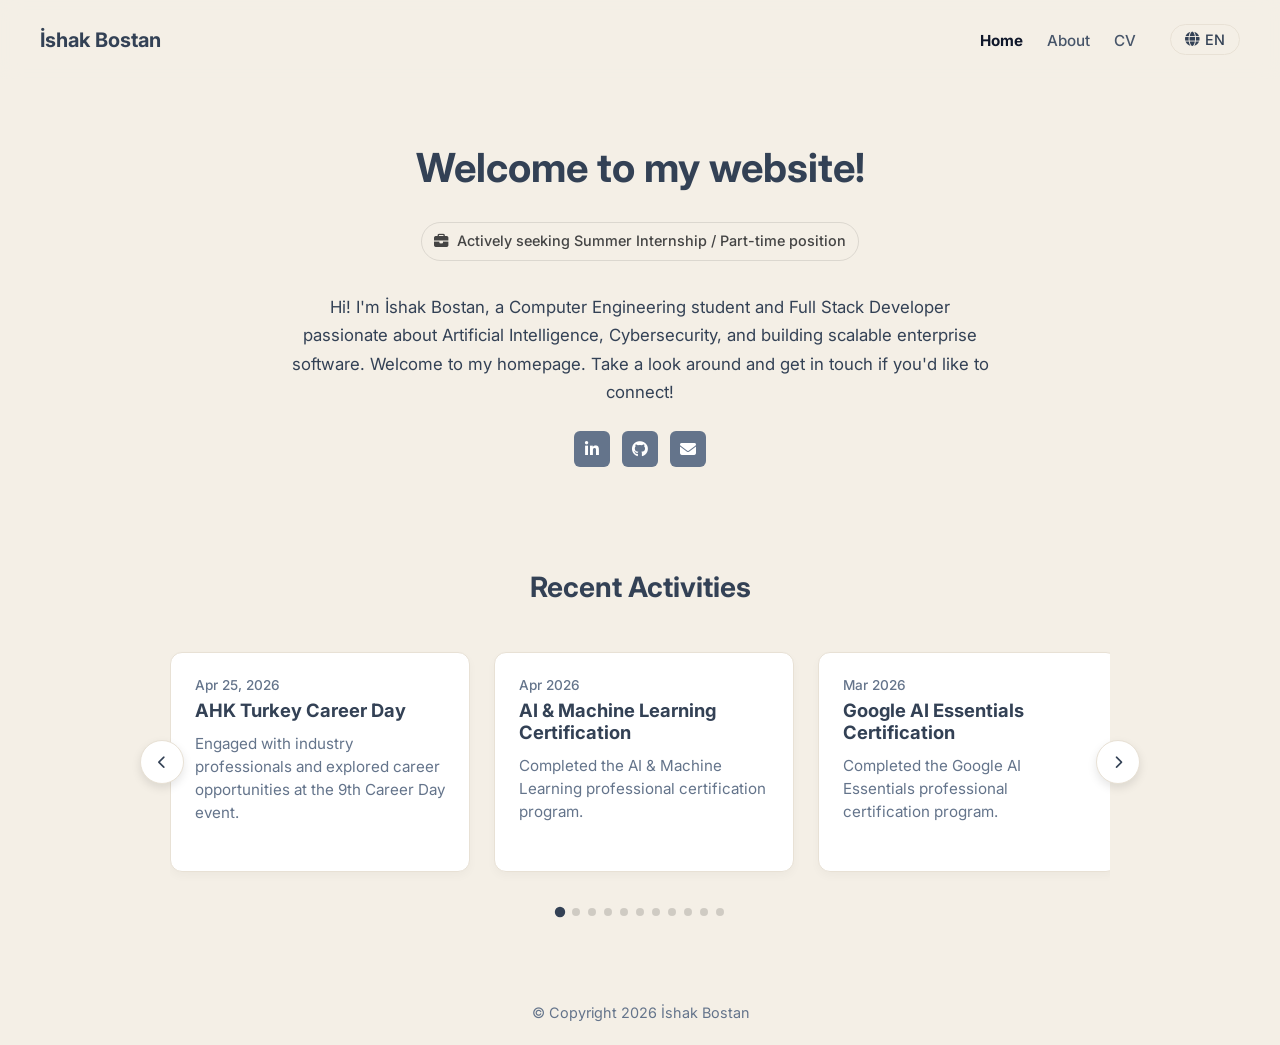
<file: index.html>
<!DOCTYPE html>
<html lang="en">
<head>
    <meta charset="UTF-8">
    <meta name="viewport" content="width=device-width, initial-scale=1.0">
    <!-- Primary Meta Tags -->
    <title>İshak Bostan - Full Stack Developer</title>
    <meta name="title" content="İshak Bostan - Full Stack Developer">
    <meta name="description" content="Personal portfolio of İshak Bostan, a Computer Engineering student specializing in Artificial Intelligence, Cybersecurity, and Enterprise SaaS development.">
    
    <!-- Open Graph / LinkedIn / Facebook -->
    <meta property="og:type" content="website">
    <meta property="og:url" content="https://github.com/bostnishak">
    <meta property="og:title" content="İshak Bostan - Full Stack Developer">
    <meta property="og:description" content="Personal portfolio of İshak Bostan, specializing in Artificial Intelligence, Cybersecurity, and Enterprise SaaS development.">
    <meta property="og:image" content="https://avatars.githubusercontent.com/bostnishak">

    <!-- Twitter -->
    <meta property="twitter:card" content="summary_large_image">
    <meta property="twitter:title" content="İshak Bostan - Full Stack Developer">
    <meta property="twitter:description" content="Personal portfolio of İshak Bostan, specializing in Artificial Intelligence, Cybersecurity, and Enterprise SaaS development.">
    <meta property="twitter:image" content="https://avatars.githubusercontent.com/bostnishak">

    <!-- Font Awesome for Icons -->
    <link rel="stylesheet" href="https://cdnjs.cloudflare.com/ajax/libs/font-awesome/6.4.0/css/all.min.css">
    <!-- Google Fonts: Inter -->
    <link href="https://fonts.googleapis.com/css2?family=Inter:wght@400;500;600;700&display=swap" rel="stylesheet">
    <link rel="stylesheet" href="css/style.css">
</head>
<body>
    <!-- Loading Overlay -->
    <div class="page-loader" id="pageLoader">
        <div class="spinner"></div>
    </div>
    <div class="page-container">
        <header>
            <div class="header-inner">
                <div class="logo">
                    <a href="#" data-target="home">İshak Bostan</a>
                </div>
                <nav>
                    <ul>
                        <li><a href="#" data-target="home">Home</a></li>
                        <li><a href="#" data-target="about">About</a></li>
                        <li><a href="#" data-target="cv">CV</a></li>
                        <li class="lang-dropdown">
                            <a href="#" class="lang-btn"><i class="fa-solid fa-globe"></i> EN</a>
                            <ul class="dropdown-menu">
                                <li><a href="index.html">English</a></li>
                                <li><a href="index-tr.html">Türkçe</a></li>
                                <li><a href="index-de.html">Deutsch</a></li>
                            </ul>
                        </li>
                    </ul>
                </nav>
            </div>
        </header>

        <!-- The main content that will be overridden dynamically -->
        <main id="main-content">

            <div class="home-layout">
                <div class="home-container">
                    <div class="home-content" style="text-align: center; max-width: 700px; margin: 0 auto;">
                        <h1>Welcome to my website!</h1>
                        <p style="display: inline-block; padding: 6px 12px; border: 1px solid rgba(0,0,0,0.1); border-radius: 20px; font-size: 0.9rem; font-weight: 500; margin-bottom: 15px; color: #444;"><i class="fa-solid fa-briefcase" style="margin-right: 5px;"></i> Actively seeking Summer Internship / Part-time position</p>
                        <p>Hi! I'm İshak Bostan, a Computer Engineering student and Full Stack Developer passionate about Artificial Intelligence, Cybersecurity, and building scalable enterprise software. Welcome to my homepage. Take a look around and get in touch if you'd like to connect!</p>
                        <div class="social-links" style="justify-content: center;">
                            <a href="https://linkedin.com/in/ishakbostan" target="_blank" aria-label="LinkedIn"><i class="fa-brands fa-linkedin-in"></i></a>
                            <a href="https://github.com/bostnishak" target="_blank" aria-label="GitHub"><i class="fa-brands fa-github"></i></a>
                            <a href="mailto:ishakbostan@gmail.com" aria-label="Email"><i class="fa-solid fa-envelope"></i></a>
                        </div>
                    </div>
                </div>
                
                <div class="recent-activities">
                    <h2>Recent Activities</h2>
                    <div class="carousel-wrapper">
                        <button class="carousel-btn prev-btn"><i class="fa-solid fa-chevron-left"></i></button>
                        <div class="carousel-track">
                            <div class="carousel-card">
                                <span style="display: block; font-size: 0.85rem; color: var(--text-secondary); margin-bottom: 0.4rem; font-weight: 500;">Apr 25, 2026</span>
                                <h3>AHK Turkey Career Day</h3>
                                <p>Engaged with industry professionals and explored career opportunities at the 9th Career Day event.</p>
                            </div>
                            <div class="carousel-card">
                                <span style="display: block; font-size: 0.85rem; color: var(--text-secondary); margin-bottom: 0.4rem; font-weight: 500;">Apr 2026</span>
                                <h3>AI & Machine Learning Certification</h3>
                                <p>Completed the AI & Machine Learning professional certification program.</p>
                            </div>
                            <div class="carousel-card">
                                <span style="display: block; font-size: 0.85rem; color: var(--text-secondary); margin-bottom: 0.4rem; font-weight: 500;">Mar 2026</span>
                                <h3>Google AI Essentials Certification</h3>
                                <p>Completed the Google AI Essentials professional certification program.</p>
                            </div>
                            <div class="carousel-card">
                                <span style="display: block; font-size: 0.85rem; color: var(--text-secondary); margin-bottom: 0.4rem; font-weight: 500;">Mar 2026</span>
                                <h3>OMDb Movie Application</h3>
                                <p>Built a responsive Single Page Application (SPA) utilizing vanilla JavaScript and the OMDb REST API.</p>
                            </div>
                            <div class="carousel-card">
                                <span style="display: block; font-size: 0.85rem; color: var(--text-secondary); margin-bottom: 0.4rem; font-weight: 500;">Feb 2026 - Present</span>
                                <h3>ExpenseGuard</h3>
                                <p>Developed an AI-driven enterprise expense management and fraud detection (OCR) SaaS platform for B2B companies.</p>
                            </div>
                            <div class="carousel-card">
                                <span style="display: block; font-size: 0.85rem; color: var(--text-secondary); margin-bottom: 0.4rem; font-weight: 500;">Jan 2026 - Present</span>
                                <h3>Edulera</h3>
                                <p>Developed a web-based e-learning system featuring automated certification logic based on quiz performance.</p>
                            </div>
                            <div class="carousel-card">
                                <span style="display: block; font-size: 0.85rem; color: var(--text-secondary); margin-bottom: 0.4rem; font-weight: 500;">Jan 2026 - Present</span>
                                <h3>Chat Application for PC</h3>
                                <p>Developed a real-time TCP messaging application with a graphical user interface (GUI) using Python, Sockets, and Multi-threading.</p>
                            </div>
                            <div class="carousel-card">
                                <span style="display: block; font-size: 0.85rem; color: var(--text-secondary); margin-bottom: 0.4rem; font-weight: 500;">Jan 2026</span>
                                <h3>Google Cybersecurity Certification</h3>
                                <p>Completed the Google Cybersecurity Professional Certification program.</p>
                            </div>
                            <div class="carousel-card">
                                <span style="display: block; font-size: 0.85rem; color: var(--text-secondary); margin-bottom: 0.4rem; font-weight: 500;">Jan 2025 - May 2025</span>
                                <h3>Walletly</h3>
                                <p>Worked on a personal finance and smart expense tracking application with a user-friendly interface.</p>
                            </div>
                            <div class="carousel-card">
                                <span style="display: block; font-size: 0.85rem; color: var(--text-secondary); margin-bottom: 0.4rem; font-weight: 500;">Sep 2024 - Dec 2024</span>
                                <h3>GIMBO</h3>
                                <p>Developed a desktop application that streamlines course and task management for students.</p>
                            </div>
                            <div class="carousel-card">
                                <span style="display: block; font-size: 0.85rem; color: var(--text-secondary); margin-bottom: 0.4rem; font-weight: 500;">Jan 2024 - Jun 2024</span>
                                <h3>Pill Reminder</h3>
                                <p>A mobile health application that simplifies medication tracking and improves the user experience.</p>
                            </div>
                        </div>
                        <button class="carousel-btn next-btn"><i class="fa-solid fa-chevron-right"></i></button>
                    </div>
                    <div class="carousel-indicators" id="carouselIndicators"></div>
                </div>
            </div>
        
        </main>

        <footer>
            <div class="footer-inner">
                <div class="footer-copy">
                    &copy; Copyright 2026 İshak Bostan
                </div>
            </div>
        </footer>
    </div>

    <script src="js/translations.js"></script>
    <script src="js/app.js"></script>
</body>
</html>
</file>
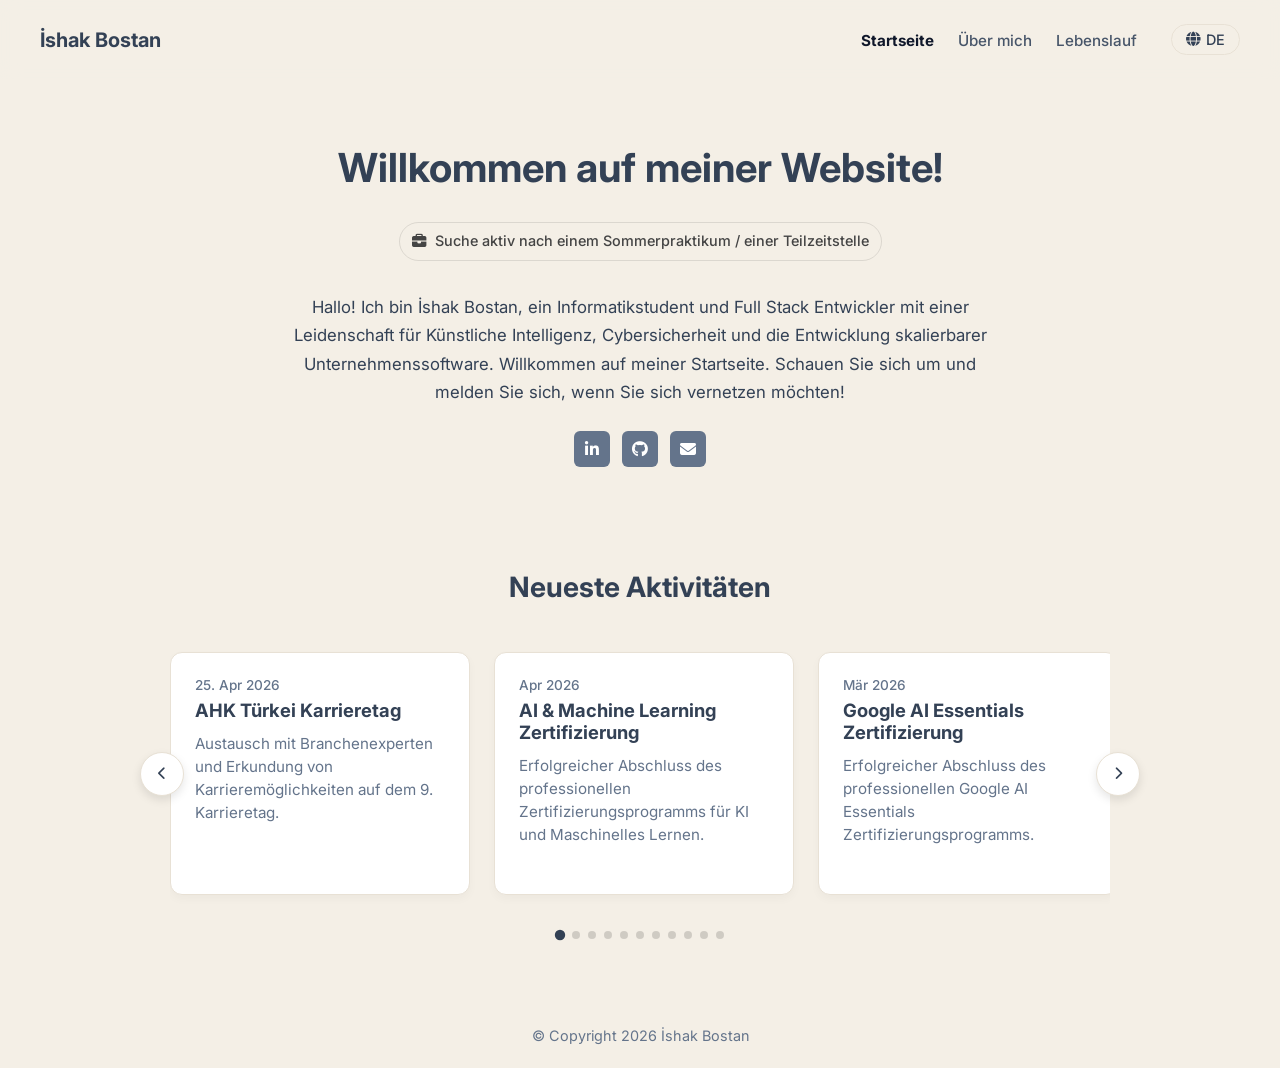
<file: index-de.html>
<!DOCTYPE html>
<html lang="de">
<head>
    <meta charset="UTF-8">
    <meta name="viewport" content="width=device-width, initial-scale=1.0">
    <!-- Primary Meta Tags -->
    <title>İshak Bostan - Full Stack Entwickler</title>
    <meta name="title" content="İshak Bostan - Full Stack Entwickler">
    <meta name="description" content="Persönliches Portfolio von İshak Bostan, einem Informatikstudenten, der sich auf Künstliche Intelligenz, Cybersicherheit und die Entwicklung von Enterprise SaaS spezialisiert hat.">
    
    <!-- Open Graph / LinkedIn / Facebook -->
    <meta property="og:type" content="website">
    <meta property="og:url" content="https://github.com/bostnishak">
    <meta property="og:title" content="İshak Bostan - Full Stack Entwickler">
    <meta property="og:description" content="Persönliches Portfolio von İshak Bostan, spezialisiert auf Künstliche Intelligenz, Cybersicherheit und Enterprise SaaS-Entwicklung.">
    <meta property="og:image" content="https://avatars.githubusercontent.com/bostnishak">

    <!-- Twitter -->
    <meta property="twitter:card" content="summary_large_image">
    <meta property="twitter:title" content="İshak Bostan - Full Stack Entwickler">
    <meta property="twitter:description" content="Persönliches Portfolio von İshak Bostan, spezialisiert auf Künstliche Intelligenz, Cybersicherheit und Enterprise SaaS-Entwicklung.">
    <meta property="twitter:image" content="https://avatars.githubusercontent.com/bostnishak">

    <!-- Font Awesome for Icons -->
    <link rel="stylesheet" href="https://cdnjs.cloudflare.com/ajax/libs/font-awesome/6.4.0/css/all.min.css">
    <!-- Google Fonts: Inter -->
    <link href="https://fonts.googleapis.com/css2?family=Inter:wght@400;500;600;700&display=swap" rel="stylesheet">
    <link rel="stylesheet" href="css/style.css">
</head>
<body>
    <!-- Loading Overlay -->
    <div class="page-loader" id="pageLoader">
        <div class="spinner"></div>
    </div>
    <div class="page-container">
        <header>
            <div class="header-inner">
                <div class="logo">
                    <a href="#" data-target="home">İshak Bostan</a>
                </div>
                <nav>
                    <ul>
                        <li><a href="#" data-target="home">Startseite</a></li>
                        <li><a href="#" data-target="about">Über mich</a></li>
                        <li><a href="#" data-target="cv">Lebenslauf</a></li>
                        <li class="lang-dropdown">
                            <a href="#" class="lang-btn"><i class="fa-solid fa-globe"></i> DE</a>
                            <ul class="dropdown-menu">
                                <li><a href="index.html">English</a></li>
                                <li><a href="index-tr.html">Türkçe</a></li>
                                <li><a href="index-de.html">Deutsch</a></li>
                            </ul>
                        </li>
                    </ul>
                </nav>
            </div>
        </header>

        <!-- The main content that will be overridden dynamically -->
        <main id="main-content">

            <div class="home-layout">
                <div class="home-container">
                    <div class="home-content" style="text-align: center; max-width: 700px; margin: 0 auto;">
                        <h1>Willkommen auf meiner Website!</h1>
                        <p style="display: inline-block; padding: 6px 12px; border: 1px solid rgba(0,0,0,0.1); border-radius: 20px; font-size: 0.9rem; font-weight: 500; margin-bottom: 15px; color: #444;"><i class="fa-solid fa-briefcase" style="margin-right: 5px;"></i> Suche aktiv nach einem Sommerpraktikum / einer Teilzeitstelle</p>
                        <p>Hallo! Ich bin İshak Bostan, ein Informatikstudent und Full Stack Entwickler mit einer Leidenschaft für Künstliche Intelligenz, Cybersicherheit und die Entwicklung skalierbarer Unternehmenssoftware. Willkommen auf meiner Startseite. Schauen Sie sich um und melden Sie sich, wenn Sie sich vernetzen möchten!</p>
                        <div class="social-links" style="justify-content: center;">
                            <a href="https://linkedin.com/in/ishakbostan" target="_blank" aria-label="LinkedIn"><i class="fa-brands fa-linkedin-in"></i></a>
                            <a href="https://github.com/bostnishak" target="_blank" aria-label="GitHub"><i class="fa-brands fa-github"></i></a>
                            <a href="mailto:ishakbostan@gmail.com" aria-label="E-Mail"><i class="fa-solid fa-envelope"></i></a>
                        </div>
                    </div>
                </div>
                
                <div class="recent-activities">
                    <h2>Neueste Aktivitäten</h2>
                    <div class="carousel-wrapper">
                        <button class="carousel-btn prev-btn"><i class="fa-solid fa-chevron-left"></i></button>
                        <div class="carousel-track">
                            <div class="carousel-card">
                                <span style="display: block; font-size: 0.85rem; color: var(--text-secondary); margin-bottom: 0.4rem; font-weight: 500;">25. Apr 2026</span>
                                <h3>AHK Türkiye Karrieretag</h3>
                                <p>Austausch mit Branchenexperten und Erkundung von Karrieremöglichkeiten auf dem 9. Karrieretag.</p>
                            </div>
                            <div class="carousel-card">
                                <span style="display: block; font-size: 0.85rem; color: var(--text-secondary); margin-bottom: 0.4rem; font-weight: 500;">Apr 2026</span>
                                <h3>AI & Machine Learning Zertifizierung</h3>
                                <p>Erfolgreicher Abschluss des professionellen Zertifizierungsprogramms für KI und Maschinelles Lernen.</p>
                            </div>
                            <div class="carousel-card">
                                <span style="display: block; font-size: 0.85rem; color: var(--text-secondary); margin-bottom: 0.4rem; font-weight: 500;">Mär 2026</span>
                                <h3>Google AI Essentials Zertifizierung</h3>
                                <p>Erfolgreicher Abschluss des professionellen Google AI Essentials Zertifizierungsprogramms.</p>
                            </div>
                            <div class="carousel-card">
                                <span style="display: block; font-size: 0.85rem; color: var(--text-secondary); margin-bottom: 0.4rem; font-weight: 500;">Mär 2026</span>
                                <h3>OMDb Filmanwendung</h3>
                                <p>Erstellung einer responsiven Single Page Application (SPA) unter Verwendung von Vanilla JavaScript und der OMDb REST API.</p>
                            </div>
                            <div class="carousel-card">
                                <span style="display: block; font-size: 0.85rem; color: var(--text-secondary); margin-bottom: 0.4rem; font-weight: 500;">Feb 2026 - Heute</span>
                                <h3>ExpenseGuard</h3>
                                <p>Entwicklung einer KI-gesteuerten SaaS-Plattform für Ausgabenmanagement und Betrugserkennung (OCR) für B2B-Unternehmen.</p>
                            </div>
                            <div class="carousel-card">
                                <span style="display: block; font-size: 0.85rem; color: var(--text-secondary); margin-bottom: 0.4rem; font-weight: 500;">Jan 2026 - Heute</span>
                                <h3>Edulera</h3>
                                <p>Entwicklung eines webbasierten E-Learning-Systems mit automatisierter Zertifizierungslogik basierend auf der Quizleistung.</p>
                            </div>
                            <div class="carousel-card">
                                <span style="display: block; font-size: 0.85rem; color: var(--text-secondary); margin-bottom: 0.4rem; font-weight: 500;">Jan 2026 - Heute</span>
                                <h3>Chat-Anwendung für PC</h3>
                                <p>Entwicklung einer Echtzeit-TCP-Messaging-Anwendung mit grafischer Benutzeroberfläche (GUI) unter Verwendung von Python, Sockets und Multi-Threading.</p>
                            </div>
                            <div class="carousel-card">
                                <span style="display: block; font-size: 0.85rem; color: var(--text-secondary); margin-bottom: 0.4rem; font-weight: 500;">Jan 2026</span>
                                <h3>Google Cybersecurity Zertifizierung</h3>
                                <p>Erfolgreicher Abschluss des professionellen Google Cybersecurity Zertifizierungsprogramms.</p>
                            </div>
                            <div class="carousel-card">
                                <span style="display: block; font-size: 0.85rem; color: var(--text-secondary); margin-bottom: 0.4rem; font-weight: 500;">Jan 2025 - Mai 2025</span>
                                <h3>Walletly</h3>
                                <p>Mitarbeit an einer benutzerfreundlichen Anwendung für persönliche Finanzen und smarte Ausgabenverfolgung.</p>
                            </div>
                            <div class="carousel-card">
                                <span style="display: block; font-size: 0.85rem; color: var(--text-secondary); margin-bottom: 0.4rem; font-weight: 500;">Sep 2024 - Dez 2024</span>
                                <h3>GIMBO</h3>
                                <p>Entwicklung einer Desktop-Anwendung, die das Kurs- und Aufgabenmanagement für Studenten optimiert.</p>
                            </div>
                            <div class="carousel-card">
                                <span style="display: block; font-size: 0.85rem; color: var(--text-secondary); margin-bottom: 0.4rem; font-weight: 500;">Jan 2024 - Jun 2024</span>
                                <h3>Pill Reminder (Pillenerinnerung)</h3>
                                <p>Eine mobile Gesundheitsanwendung, die die Medikamentenverfolgung vereinfacht und das Benutzererlebnis verbessert.</p>
                            </div>
                        </div>
                        <button class="carousel-btn next-btn"><i class="fa-solid fa-chevron-right"></i></button>
                    </div>
                    <div class="carousel-indicators" id="carouselIndicators"></div>
                </div>
            </div>
        
        </main>

        <footer>
            <div class="footer-inner">
                <div class="footer-copy">
                    &copy; Copyright 2026 İshak Bostan
                </div>
            </div>
        </footer>
    </div>

    <script src="js/translations.js"></script>
    <script src="js/app.js"></script>
</body>
</html>
</file>
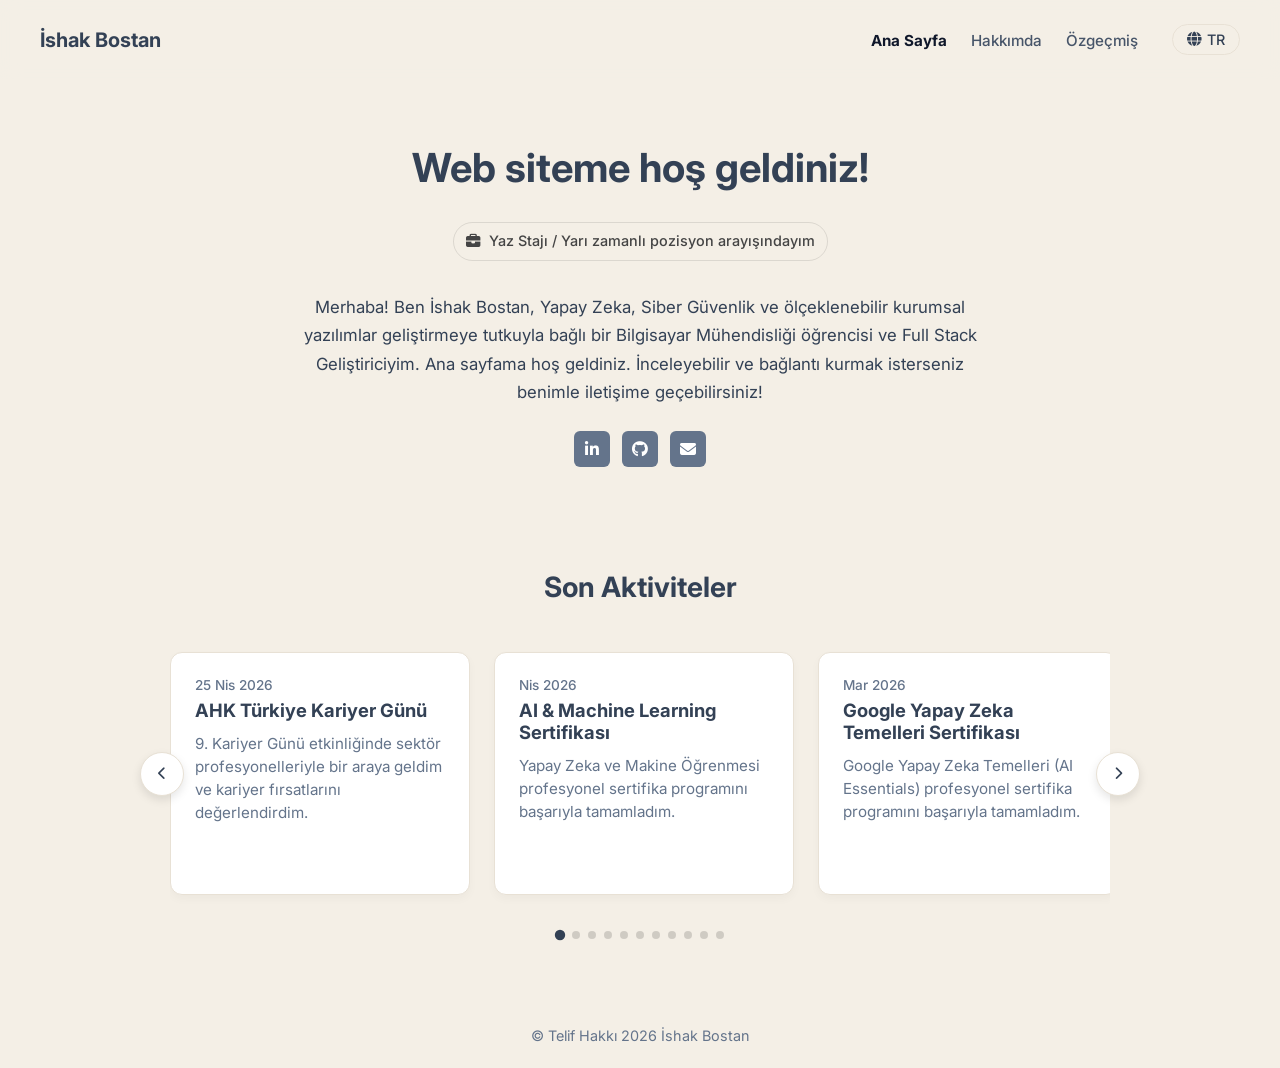
<file: index-tr.html>
<!DOCTYPE html>
<html lang="tr">
<head>
    <meta charset="UTF-8">
    <meta name="viewport" content="width=device-width, initial-scale=1.0">
    <!-- Primary Meta Tags -->
    <title>İshak Bostan - Full Stack Geliştirici</title>
    <meta name="title" content="İshak Bostan - Full Stack Geliştirici">
    <meta name="description" content="Yapay Zeka, Siber Güvenlik ve Kurumsal SaaS geliştirme alanlarında uzmanlaşan Bilgisayar Mühendisliği öğrencisi İshak Bostan'ın kişisel portföyü.">
    
    <!-- Open Graph / LinkedIn / Facebook -->
    <meta property="og:type" content="website">
    <meta property="og:url" content="https://github.com/bostnishak">
    <meta property="og:title" content="İshak Bostan - Full Stack Geliştirici">
    <meta property="og:description" content="Yapay Zeka, Siber Güvenlik ve Kurumsal SaaS geliştirme alanlarında uzmanlaşan İshak Bostan'ın kişisel portföyü.">
    <meta property="og:image" content="https://avatars.githubusercontent.com/bostnishak">

    <!-- Twitter -->
    <meta property="twitter:card" content="summary_large_image">
    <meta property="twitter:title" content="İshak Bostan - Full Stack Geliştirici">
    <meta property="twitter:description" content="Yapay Zeka, Siber Güvenlik ve Kurumsal SaaS geliştirme alanlarında uzmanlaşan İshak Bostan'ın kişisel portföyü.">
    <meta property="twitter:image" content="https://avatars.githubusercontent.com/bostnishak">

    <!-- Font Awesome for Icons -->
    <link rel="stylesheet" href="https://cdnjs.cloudflare.com/ajax/libs/font-awesome/6.4.0/css/all.min.css">
    <!-- Google Fonts: Inter -->
    <link href="https://fonts.googleapis.com/css2?family=Inter:wght@400;500;600;700&display=swap" rel="stylesheet">
    <link rel="stylesheet" href="css/style.css">
</head>
<body>
    <!-- Loading Overlay -->
    <div class="page-loader" id="pageLoader">
        <div class="spinner"></div>
    </div>
    <div class="page-container">
        <header>
            <div class="header-inner">
                <div class="logo">
                    <a href="#" data-target="home">İshak Bostan</a>
                </div>
                <nav>
                    <ul>
                        <li><a href="#" data-target="home">Ana Sayfa</a></li>
                        <li><a href="#" data-target="about">Hakkımda</a></li>
                        <li><a href="#" data-target="cv">Özgeçmiş</a></li>
                        <li class="lang-dropdown">
                            <a href="#" class="lang-btn"><i class="fa-solid fa-globe"></i> TR</a>
                            <ul class="dropdown-menu">
                                <li><a href="index.html">English</a></li>
                                <li><a href="index-tr.html">Türkçe</a></li>
                                <li><a href="index-de.html">Deutsch</a></li>
                            </ul>
                        </li>
                    </ul>
                </nav>
            </div>
        </header>

        <!-- The main content that will be overridden dynamically -->
        <main id="main-content">

            <div class="home-layout">
                <div class="home-container">
                    <div class="home-content" style="text-align: center; max-width: 700px; margin: 0 auto;">
                        <h1>Web siteme hoş geldiniz!</h1>
                        <p style="display: inline-block; padding: 6px 12px; border: 1px solid rgba(0,0,0,0.1); border-radius: 20px; font-size: 0.9rem; font-weight: 500; margin-bottom: 15px; color: #444;"><i class="fa-solid fa-briefcase" style="margin-right: 5px;"></i> Yaz Stajı / Yarı zamanlı pozisyon arayışındayım</p>
                        <p>Merhaba! Ben İshak Bostan, Yapay Zeka, Siber Güvenlik ve ölçeklenebilir kurumsal yazılımlar geliştirmeye tutkuyla bağlı bir Bilgisayar Mühendisliği öğrencisi ve Full Stack Geliştiriciyim. Ana sayfama hoş geldiniz. İnceleyebilir ve bağlantı kurmak isterseniz benimle iletişime geçebilirsiniz!</p>
                        <div class="social-links" style="justify-content: center;">
                            <a href="https://linkedin.com/in/ishakbostan" target="_blank" aria-label="LinkedIn"><i class="fa-brands fa-linkedin-in"></i></a>
                            <a href="https://github.com/bostnishak" target="_blank" aria-label="GitHub"><i class="fa-brands fa-github"></i></a>
                            <a href="mailto:ishakbostan@gmail.com" aria-label="E-posta"><i class="fa-solid fa-envelope"></i></a>
                        </div>
                    </div>
                </div>
                
                <div class="recent-activities">
                    <h2>Son Aktiviteler</h2>
                    <div class="carousel-wrapper">
                        <button class="carousel-btn prev-btn"><i class="fa-solid fa-chevron-left"></i></button>
                        <div class="carousel-track">
                            <div class="carousel-card">
                                <span style="display: block; font-size: 0.85rem; color: var(--text-secondary); margin-bottom: 0.4rem; font-weight: 500;">25 Nis 2026</span>
                                <h3>AHK Türkiye Kariyer Günü</h3>
                                <p>9. Kariyer Günü etkinliğinde sektör profesyonelleriyle bir araya geldim ve kariyer fırsatlarını değerlendirdim.</p>
                            </div>
                            <div class="carousel-card">
                                <span style="display: block; font-size: 0.85rem; color: var(--text-secondary); margin-bottom: 0.4rem; font-weight: 500;">Nis 2026</span>
                                <h3>AI & Machine Learning Sertifikası</h3>
                                <p>Yapay Zeka ve Makine Öğrenmesi profesyonel sertifika programını başarıyla tamamladım.</p>
                            </div>
                            <div class="carousel-card">
                                <span style="display: block; font-size: 0.85rem; color: var(--text-secondary); margin-bottom: 0.4rem; font-weight: 500;">Mar 2026</span>
                                <h3>Google Yapay Zeka Temelleri Sertifikası</h3>
                                <p>Google Yapay Zeka Temelleri (AI Essentials) profesyonel sertifika programını başarıyla tamamladım.</p>
                            </div>
                            <div class="carousel-card">
                                <span style="display: block; font-size: 0.85rem; color: var(--text-secondary); margin-bottom: 0.4rem; font-weight: 500;">Mar 2026</span>
                                <h3>OMDb Film Uygulaması</h3>
                                <p>Saf JavaScript ve OMDb REST API kullanarak duyarlı (responsive) bir Tek Sayfa Uygulaması (SPA) geliştirdim.</p>
                            </div>
                            <div class="carousel-card">
                                <span style="display: block; font-size: 0.85rem; color: var(--text-secondary); margin-bottom: 0.4rem; font-weight: 500;">Şub 2026 - Günümüz</span>
                                <h3>ExpenseGuard</h3>
                                <p>B2B şirketleri için yapay zeka destekli kurumsal masraf yönetimi ve sahtekarlık tespiti (OCR) sağlayan SaaS platformu geliştirdim.</p>
                            </div>
                            <div class="carousel-card">
                                <span style="display: block; font-size: 0.85rem; color: var(--text-secondary); margin-bottom: 0.4rem; font-weight: 500;">Oca 2026 - Günümüz</span>
                                <h3>Edulera</h3>
                                <p>Test performansına dayalı otomatik sertifikalandırma mantığı içeren web tabanlı bir e-öğrenme sistemi geliştirdim.</p>
                            </div>
                            <div class="carousel-card">
                                <span style="display: block; font-size: 0.85rem; color: var(--text-secondary); margin-bottom: 0.4rem; font-weight: 500;">Oca 2026 - Günümüz</span>
                                <h3>PC için Sohbet Uygulaması</h3>
                                <p>Python, Soketler ve Çoklu İş Parçacığı (Multi-threading) kullanarak grafik kullanıcı arayüzüne (GUI) sahip gerçek zamanlı bir TCP mesajlaşma uygulaması geliştirdim.</p>
                            </div>
                            <div class="carousel-card">
                                <span style="display: block; font-size: 0.85rem; color: var(--text-secondary); margin-bottom: 0.4rem; font-weight: 500;">Oca 2026</span>
                                <h3>Google Siber Güvenlik Sertifikası</h3>
                                <p>Google Siber Güvenlik Profesyonel Sertifika programını başarıyla tamamladım.</p>
                            </div>
                            <div class="carousel-card">
                                <span style="display: block; font-size: 0.85rem; color: var(--text-secondary); margin-bottom: 0.4rem; font-weight: 500;">Oca 2025 - May 2025</span>
                                <h3>Walletly</h3>
                                <p>Kullanıcı dostu arayüze sahip bir kişisel finans ve akıllı harcama takip uygulaması üzerinde çalıştım.</p>
                            </div>
                            <div class="carousel-card">
                                <span style="display: block; font-size: 0.85rem; color: var(--text-secondary); margin-bottom: 0.4rem; font-weight: 500;">Eyl 2024 - Ara 2024</span>
                                <h3>GIMBO</h3>
                                <p>Öğrenciler için ders ve görev yönetimini kolaylaştıran bir masaüstü uygulaması geliştirdim.</p>
                            </div>
                            <div class="carousel-card">
                                <span style="display: block; font-size: 0.85rem; color: var(--text-secondary); margin-bottom: 0.4rem; font-weight: 500;">Oca 2024 - Haz 2024</span>
                                <h3>Pill Reminder (İlaç Hatırlatıcı)</h3>
                                <p>İlaç takibini kolaylaştıran ve kullanıcı deneyimini iyileştiren bir mobil sağlık uygulaması.</p>
                            </div>
                        </div>
                        <button class="carousel-btn next-btn"><i class="fa-solid fa-chevron-right"></i></button>
                    </div>
                    <div class="carousel-indicators" id="carouselIndicators"></div>
                </div>
            </div>
        
        </main>

        <footer>
            <div class="footer-inner">
                <div class="footer-copy">
                    &copy; Telif Hakkı 2026 İshak Bostan
                </div>
            </div>
        </footer>
    </div>

    <script src="js/translations.js"></script>
    <script src="js/app.js"></script>
</body>
</html>
</file>
<file: css/style.css>
:root {
    --bg-color: #f4efe6; /* Elegant cream background */
    --header-bg: #ffffff; /* White for cards */
    --text-primary: #334155;
    --text-secondary: #64748b;
    --accent-color: #0f172a;
    --link-color: #475569;
    --link-hover: #0f172a;
    --border-color: #e8e1d5; /* Softer border color for cream theme */
}

* {
    box-sizing: border-box;
}

body {
    font-family: 'Inter', 'Segoe UI', Tahoma, Geneva, Verdana, sans-serif;
    margin: 0;
    padding: 0;
    background-color: var(--bg-color);
    color: var(--text-primary);
    display: flex;
    justify-content: center;
}

.page-container {
    width: 100%;
    min-height: 100vh;
    display: flex;
    flex-direction: column;
}

header {
    position: sticky;
    top: 0;
    z-index: 1000;
    /* No backdrop-filter here — it would create a stacking context
       that traps the dropdown behind main content.
       Use ::before pseudo-element instead. */
    background-color: transparent;
    padding: 1.5rem 2rem;
    border-bottom: none;
    width: 100%;
    overflow: visible;
}

header::before {
    content: '';
    position: absolute;
    inset: 0;
    z-index: -1;
    background-color: rgba(244, 239, 230, 0.92);
    backdrop-filter: blur(10px);
    -webkit-backdrop-filter: blur(10px);
}

.header-inner {
    display: flex;
    justify-content: space-between;
    align-items: center;
    max-width: 1200px;
    margin: 0 auto;
    width: 100%;
}

.logo a {
    font-size: 1.25rem;
    font-weight: 700;
    color: var(--text-primary);
    text-decoration: none;
}

nav {
    position: relative;
    z-index: 1001;
}

nav ul {
    list-style: none;
    padding: 0;
    margin: 0;
    display: flex;
    align-items: center;
    gap: 1.5rem;
    flex-wrap: wrap;
}

nav a {
    color: var(--link-color);
    text-decoration: none;
    font-weight: 500;
    font-size: 0.95rem;
    transition: color 0.2s ease;
}

nav a:hover, nav a.active {
    color: var(--link-hover);
    font-weight: 700;
}

.search-icon {
    margin-left: 0.5rem;
    font-size: 1.1rem;
}

main {
    flex: 1;
    background-color: var(--bg-color);
    padding: 4rem 2rem;
    display: flex;
    flex-direction: column;
    align-items: center;
    width: 100%;
    transition: opacity 0.3s ease-in-out;
}

/* Home Page Layout */
.home-layout {
    display: flex;
    flex-direction: column;
    width: 100%;
    max-width: 1000px;
    margin: 0 auto;
}

.home-container {
    display: flex;
    align-items: center;
    gap: 4rem;
    width: 100%;
}

.home-image {
    flex: 0 0 350px;
    background-color: #f0ebe1; /* Beige background for the image like in screenshot */
    display: flex;
    justify-content: center;
    align-items: center;
    border-radius: 8px;
    overflow: hidden;
}

.home-image img {
    width: 100%;
    height: auto;
    display: block;
}

.home-content {
    flex: 1;
}

.home-content h1 {
    font-size: 2.5rem;
    color: var(--text-primary);
    margin-top: 0;
    margin-bottom: 1rem;
}

.home-content p {
    font-size: 1.05rem;
    line-height: 1.7;
    color: var(--text-primary);
    margin-bottom: 1.5rem;
}

.home-content a {
    color: var(--text-primary);
    text-decoration: underline;
}

.social-links {
    display: flex;
    gap: 0.75rem;
}

.social-links a {
    display: inline-flex;
    align-items: center;
    justify-content: center;
    width: 36px;
    height: 36px;
    background-color: #64748b;
    color: white;
    border-radius: 6px;
    text-decoration: none;
    transition: background-color 0.2s, transform 0.1s;
}

.social-links a:hover {
    background-color: #475569;
    transform: translateY(-2px);
}

/* Recent Activities Carousel */
.recent-activities {
    margin-top: 5rem;
    width: 100%;
}

.recent-activities h2 {
    font-size: 1.75rem;
    color: var(--text-primary);
    margin-bottom: 2rem;
    text-align: center;
}

.carousel-wrapper {
    position: relative;
    display: flex;
    align-items: center;
    width: 100%;
    padding: 0 30px;
}

.carousel-track {
    display: flex;
    overflow-x: auto;
    scroll-snap-type: x mandatory;
    gap: 1.5rem;
    padding: 1rem 0;
    scroll-behavior: smooth;
    scrollbar-width: none; /* Firefox */
    width: 100%;
}

.carousel-track::-webkit-scrollbar {
    display: none; /* Safari and Chrome */
}

.carousel-card {
    flex: 0 0 300px;
    scroll-snap-align: start;
    background: var(--header-bg);
    border: 1px solid var(--border-color);
    border-radius: 12px;
    padding: 1.5rem;
    box-shadow: 0 4px 10px rgba(0,0,0,0.03);
    display: flex;
    flex-direction: column;
    transition: transform 0.2s;
}

.carousel-card:hover {
    transform: translateY(-4px);
    box-shadow: 0 10px 20px rgba(0,0,0,0.05);
}

.carousel-card h3 {
    margin-top: 0;
    font-size: 1.15rem;
    color: var(--text-primary);
    margin-bottom: 0.75rem;
}

.carousel-card p {
    font-size: 0.95rem;
    color: var(--text-secondary);
    line-height: 1.5;
    margin: 0;
}

.carousel-btn {
    background: var(--header-bg);
    border: 1px solid var(--border-color);
    border-radius: 50%;
    width: 44px;
    height: 44px;
    display: flex;
    align-items: center;
    justify-content: center;
    cursor: pointer;
    box-shadow: 0 4px 10px rgba(0,0,0,0.1);
    position: absolute;
    z-index: 10;
    color: var(--text-primary);
    transition: all 0.2s;
}

.carousel-btn:hover {
    background: var(--bg-color);
    transform: scale(1.05);
}

.prev-btn { left: 0; }
.next-btn { right: 0; }

/* About Page Layout */
.about-container {
    max-width: 1000px;
    margin: 0 auto;
    width: 100%;
}

.about-title {
    text-align: center;
    font-size: 2.5rem;
    color: var(--text-primary);
    margin-bottom: 3rem;
    margin-top: 0;
}

.about-content-wrapper {
    display: flex;
    align-items: flex-start;
    gap: 4rem;
}

.about-image {
    flex: 0 0 320px;
}

.about-image img {
    width: 100%;
    height: auto;
    border-radius: 8px;
    box-shadow: 0 10px 30px rgba(0,0,0,0.1);
}

.about-text {
    flex: 1;
}

.about-text p {
    font-size: 1.05rem;
    line-height: 1.8;
    color: var(--text-primary);
    margin-bottom: 1.25rem;
}

.about-text a {
    color: var(--text-primary);
    text-decoration: underline;
}

/* CV Page Layout */
.cv-container {
    max-width: 1000px;
    margin: 0 auto;
    width: 100%;
}

.cv-title {
    text-align: center;
    font-size: 2.5rem;
    color: var(--text-primary);
    margin-bottom: 1rem;
    margin-top: 0;
}

.cv-intro {
    text-align: center;
    font-size: 1rem;
    color: var(--text-secondary);
    margin-bottom: 4rem;
}

.cv-layout {
    display: flex;
    gap: 4rem;
}

.cv-sidebar {
    flex: 0 0 220px;
}

.cv-sidebar ul {
    list-style: none;
    padding: 0;
    margin: 0;
    position: sticky;
    top: 2rem;
}

.cv-sidebar li {
    margin-bottom: 1.25rem;
}

.cv-sidebar a {
    color: var(--text-secondary);
    text-decoration: none;
    font-size: 1.05rem;
    transition: color 0.2s;
}

.cv-sidebar a:hover {
    color: var(--text-primary);
    text-decoration: underline;
}

.cv-main {
    flex: 1;
}

.cv-section {
    margin-bottom: 3.5rem;
}

.cv-section h2 {
    font-size: 1.5rem;
    color: var(--text-primary);
    margin-bottom: 1.5rem;
    border-bottom: 2px solid var(--border-color);
    padding-bottom: 0.5rem;
}

.cv-item {
    margin-bottom: 2rem;
}

.cv-item h3 {
    font-size: 1.15rem;
    margin: 0 0 0.5rem 0;
    color: var(--text-primary);
}

.cv-item .cv-meta {
    font-size: 0.95rem;
    color: var(--text-secondary);
    margin-bottom: 0.25rem;
}

.cv-item p {
    font-size: 1rem;
    color: var(--text-primary);
    line-height: 1.6;
    margin: 0;
}

.cv-header-info {
    display: grid;
    grid-template-columns: 120px 1fr;
    gap: 1rem;
    margin-bottom: 3.5rem;
    font-size: 1.05rem;
}

.cv-header-info strong {
    color: var(--text-primary);
}

.cv-header-info span {
    color: var(--text-secondary);
}

footer {
    background-color: transparent; /* No separated white background */
    padding: 1.5rem 2rem;
    border-top: none; /* Removed the line */
    width: 100%;
}

.footer-inner {
    display: flex;
    justify-content: space-between;
    align-items: center;
    max-width: 1200px;
    margin: 0 auto;
    width: 100%;
}

.footer-icon {
    color: var(--text-secondary);
}

.footer-copy {
    color: var(--text-secondary);
    font-size: 0.9rem;
    flex: 1;
    text-align: center;
}

/* Responsive Styles for Mobile and Tablets */
@media (max-width: 900px) {
    .home-container {
        gap: 2rem;
    }
    
    .home-image {
        flex: 0 0 250px;
    }
}

@media (max-width: 768px) {
    .header-inner {
        flex-direction: column;
        gap: 0.75rem;
        text-align: center;
    }
    
    nav {
        width: 100%;
        position: relative;
        z-index: 1100;
    }
    
    nav ul {
        justify-content: center;
        gap: 0.75rem;
        flex-wrap: wrap;
    }

    .home-container, .about-content-wrapper, .cv-layout {
        flex-direction: column;
        align-items: center;
        gap: 2rem;
        text-align: center;
    }
    
    .home-image, .about-image, .cv-sidebar {
        flex: 0 0 auto;
        width: 100%;
        max-width: 400px;
        margin: 0 auto;
    }

    .home-content h1 {
        font-size: 1.8rem;
    }
    
    .social-links {
        justify-content: center;
    }
    
    .cv-sidebar ul {
        position: static;
        display: flex;
        flex-wrap: wrap;
        justify-content: center;
        gap: 1rem;
    }
    
    .cv-sidebar li {
        margin-bottom: 0;
    }
    
    .cv-header-info {
        grid-template-columns: 1fr;
        text-align: center;
        gap: 0.5rem;
    }
    
    .cv-section h2 {
        text-align: center;
    }

    .carousel-wrapper {
        padding: 0 40px;
    }

    .carousel-btn {
        display: flex; /* Keep buttons visible on mobile */
        width: 36px;
        height: 36px;
    }
    
    .carousel-track {
        padding: 0.5rem 0;
    }

    .carousel-card {
        flex: 0 0 calc(100% - 0px);
    }
    
    main {
        padding: 2rem 1rem;
    }
}

/* --- New UI Enhancements (Animations, Download Button, Carousel Dots) --- */

/* Page Transition Animation */
.fade-in {
    animation: fadeIn 0.4s ease forwards;
}

@keyframes fadeIn {
    from { 
        opacity: 0; 
        transform: translateY(15px); 
    }
    to { 
        opacity: 1; 
        transform: translateY(0); 
    }
}

/* Download CV Button */
.download-btn {
    display: inline-flex;
    align-items: center;
    gap: 8px;
    padding: 8px 18px;
    background-color: var(--text-primary);
    color: var(--bg-color);
    border-radius: 30px;
    text-decoration: none;
    font-weight: 500;
    font-size: 0.95rem;
    transition: all 0.3s ease;
}

.download-btn:hover {
    transform: translateY(-2px);
    box-shadow: 0 5px 15px rgba(0,0,0,0.15);
    background-color: #1a252f;
}

/* Carousel Indicators */
.carousel-indicators {
    display: flex;
    justify-content: center;
    gap: 8px;
    margin-top: 20px;
}

.carousel-dot {
    width: 8px;
    height: 8px;
    border-radius: 50%;
    background-color: rgba(0, 0, 0, 0.15);
    cursor: pointer;
    transition: all 0.3s ease;
}

.carousel-dot:hover {
    background-color: rgba(0, 0, 0, 0.4);
}

.carousel-dot.active {
    background-color: var(--text-primary);
    transform: scale(1.3);
}

/* Language Switcher Button */
.lang-btn {
    display: inline-flex;
    align-items: center;
    justify-content: center;
    padding: 6px 14px;
    gap: 6px;
    background-color: transparent;
    color: var(--text-primary);
    border: 1px solid var(--border-color);
    border-radius: 20px;
    text-decoration: none;
    font-weight: 500;
    font-size: 0.9rem;
    transition: all 0.3s ease;
    margin-left: 10px;
}

.lang-btn:hover {
    background-color: var(--text-primary);
    color: var(--bg-color);
    transform: translateY(-2px);
    box-shadow: 0 4px 10px rgba(0,0,0,0.05);
}

@media (max-width: 768px) {
    .lang-btn {
        margin-left: 0;
        margin-top: 0;
    }

    .lang-dropdown {
        position: relative;
    }

    .lang-dropdown .dropdown-menu {
        /* On mobile, center the dropdown relative to the nav */
        left: 50%;
        right: auto;
        transform: translateX(-50%);
    }
}

/* Page Loader Overlay */
.page-loader {
    position: fixed;
    top: 0;
    left: 0;
    width: 100vw;
    height: 100vh;
    background-color: var(--bg-color);
    display: flex;
    justify-content: center;
    align-items: center;
    z-index: 9999;
    transition: opacity 0.4s ease, visibility 0.4s ease;
}

.page-loader.hidden {
    opacity: 0;
    visibility: hidden;
}

.spinner {
    width: 45px;
    height: 45px;
    border: 3px solid rgba(0, 0, 0, 0.05);
    border-top-color: var(--text-secondary);
    border-radius: 50%;
    animation: spin 1.4s cubic-bezier(0.4, 0, 0.2, 1) infinite;
}

@keyframes spin {
    to { transform: rotate(360deg); }
}

/* Language Dropdown Styles */
.lang-dropdown {
    position: relative;
    display: inline-block;
}

.lang-dropdown::after {
    content: '';
    position: absolute;
    top: 100%;
    left: 0;
    width: 100%;
    height: 15px;
    background: transparent;
}

.lang-dropdown .dropdown-menu {
    display: none;
    position: absolute;
    right: 0;
    top: calc(100% + 0.5rem);
    background-color: var(--bg-color);
    min-width: 120px;
    box-shadow: 0 8px 16px rgba(0,0,0,0.15);
    border-radius: 8px;
    z-index: 9999;
    list-style: none;
    padding: 0.5rem 0;
    border: 1px solid rgba(0,0,0,0.08);
}

/* Desktop: hover to open */
@media (hover: hover) {
    .lang-dropdown:hover .dropdown-menu {
        display: block;
    }
}

/* JS-controlled toggle (mobile + keyboard) */
.lang-dropdown.open .dropdown-menu {
    display: block;
}

.lang-dropdown .dropdown-menu li {
    display: block;
    margin: 0;
}

.lang-dropdown .dropdown-menu li a {
    display: block;
    padding: 0.5rem 1rem;
    color: var(--text-primary);
    text-decoration: none;
    font-size: 0.9rem;
    transition: background-color 0.2s ease;
}

.lang-dropdown .dropdown-menu li a:hover {
    background-color: rgba(0,0,0,0.05);
    color: var(--primary-color);
}
</file>
